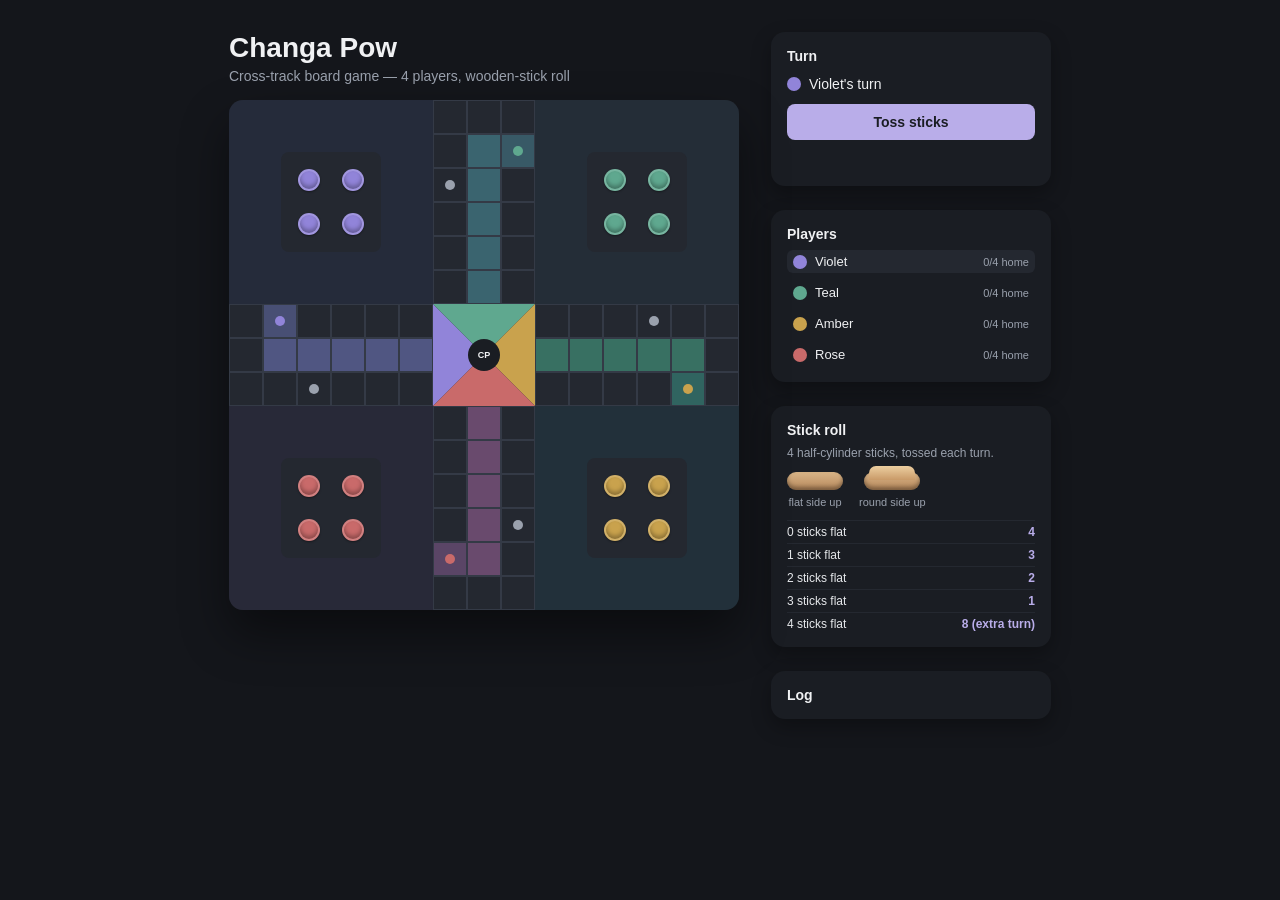
<file: index.html>
<!DOCTYPE html>
<html lang="en">
<head>
<meta charset="utf-8">
<meta name="viewport" content="width=device-width, initial-scale=1">
<title>Changa Pow</title>
<link rel="stylesheet" href="style.css">
</head>
<body>
  <div class="app">
    <div class="board-col">
      <div class="titleblock">
        <div class="title">Changa Pow</div>
        <div class="subtitle">Cross-track board game — 4 players, wooden-stick roll</div>
      </div>
      <div class="board" id="board"></div>
    </div>

    <div class="sidebar">
      <div class="card">
        <div class="card-title">Turn</div>
        <div id="turnIndicator" class="turn-indicator"></div>
        <button id="rollBtn" class="roll-btn">Toss sticks</button>
        <div id="rollResult" class="roll-result"></div>
      </div>

      <div class="card">
        <div class="card-title">Players</div>
        <div id="playersList" class="players-list"></div>
      </div>

      <div class="card">
        <div class="card-title">Stick roll</div>
        <div class="card-sub">4 half-cylinder sticks, tossed each turn.</div>
        <div class="sticks-demo">
          <div class="stick-demo">
            <div class="stick"></div>
            <div class="stick-label">flat side up</div>
          </div>
          <div class="stick-demo">
            <div class="stick stick-round"></div>
            <div class="stick-label">round side up</div>
          </div>
        </div>
        <div class="score-table">
          <div class="score-row"><span>0 sticks flat</span><span class="score">4</span></div>
          <div class="score-row"><span>1 stick flat</span><span class="score">3</span></div>
          <div class="score-row"><span>2 sticks flat</span><span class="score">2</span></div>
          <div class="score-row"><span>3 sticks flat</span><span class="score">1</span></div>
          <div class="score-row"><span>4 sticks flat</span><span class="score">8 (extra turn)</span></div>
        </div>
      </div>

      <div class="card">
        <div class="card-title">Log</div>
        <div id="log" class="log"></div>
      </div>
    </div>
  </div>

  <div id="winOverlay" class="win-overlay hidden">
    <div class="win-card">
      <div id="winText"></div>
      <button id="newGameBtn" class="roll-btn">New game</button>
    </div>
  </div>

  <script src="game.js"></script>
</body>
</html>
</file>
<file: style.css>
:root {
  --color-bg: #14161b;
  --neutral-900: #1a1d23;
  --neutral-800: #242830;
  --neutral-700: #343a46;
  --neutral-300: #9aa1ad;
  --neutral-100: #e6e8eb;
  --color-text: #f0f1f3;
  --radius-md: 14px;
  --radius-sm: 8px;
  --shadow-lg: 0 24px 48px rgba(0,0,0,0.45);
  --space-2: 8px;
  --space-3: 12px;
  --space-4: 16px;
  --space-6: 24px;
  --space-8: 32px;
  --accent-300: #b9ade9;
  --cell: 34px;

  --violet: #9184d9;
  --teal: #5fa88f;
  --amber: #c9a24d;
  --rose: #c96a6a;
}

* { box-sizing: border-box; }

body {
  margin: 0;
  background: var(--color-bg);
  color: var(--color-text);
  font-family: -apple-system, BlinkMacSystemFont, "Segoe UI", Roboto, sans-serif;
}

.app {
  min-height: 100vh;
  padding: var(--space-8);
  display: flex;
  flex-wrap: wrap;
  gap: var(--space-8);
  align-items: flex-start;
  justify-content: center;
}

.board-col {
  display: flex;
  flex-direction: column;
  gap: var(--space-4);
}

.titleblock .title {
  font-weight: 600;
  font-size: 28px;
}

.titleblock .subtitle {
  color: var(--neutral-300);
  font-size: 14px;
  margin-top: 4px;
}

.board {
  position: relative;
  display: grid;
  grid-template-columns: repeat(15, var(--cell));
  grid-template-rows: repeat(15, var(--cell));
  background: var(--neutral-900);
  border-radius: var(--radius-md);
  box-shadow: var(--shadow-lg);
  overflow: hidden;
}

.cell {
  display: flex;
  align-items: center;
  justify-content: center;
  position: relative;
  border: 1px solid var(--neutral-700);
  background: var(--neutral-800);
}

.cell.safe::after {
  content: "";
  width: 10px;
  height: 10px;
  border-radius: 50%;
  background: var(--neutral-300);
}

.cell.start-marker::after {
  content: "";
  width: 10px;
  height: 10px;
  border-radius: 50%;
  background: var(--marker-color, var(--neutral-300));
}

.yard {
  display: flex;
  align-items: center;
  justify-content: center;
}

.yard-panel {
  width: 100px;
  height: 100px;
  background: var(--neutral-800);
  border-radius: var(--radius-sm);
  display: grid;
  grid-template-columns: 1fr 1fr;
  grid-template-rows: 1fr 1fr;
  gap: 8px;
  padding: 10px;
}

.center-hub {
  grid-column: 7 / 10;
  grid-row: 7 / 10;
  position: relative;
  background: var(--neutral-800);
}

.center-hub .tri {
  position: absolute;
  inset: 0;
}

.center-badge {
  position: absolute;
  left: 50%;
  top: 50%;
  width: 32px;
  height: 32px;
  transform: translate(-50%, -50%);
  border-radius: 50%;
  background: var(--neutral-900);
  display: flex;
  align-items: center;
  justify-content: center;
  font-size: 9px;
  font-weight: 600;
  z-index: 2;
}

.token {
  width: 20px;
  height: 20px;
  border-radius: 50%;
  box-shadow: inset 0 -3px 4px rgba(0,0,0,0.3), 0 1px 2px rgba(0,0,0,0.4);
  cursor: pointer;
  border: 2px solid rgba(255,255,255,0.15);
  transition: transform 0.15s ease;
}

.token:hover {
  transform: scale(1.12);
}

.token.movable {
  box-shadow: 0 0 0 3px rgba(255,255,255,0.55), inset 0 -3px 4px rgba(0,0,0,0.3);
}

.yard-panel .token {
  width: 22px;
  height: 22px;
  justify-self: center;
  align-self: center;
}

.cell-tokens {
  display: flex;
  flex-wrap: wrap;
  align-items: center;
  justify-content: center;
  gap: 1px;
}

.cell-tokens .token {
  width: 16px;
  height: 16px;
}

/* Sidebar */
.sidebar {
  width: 280px;
  display: flex;
  flex-direction: column;
  gap: var(--space-6);
}

.card {
  background: var(--neutral-900);
  border-radius: var(--radius-md);
  box-shadow: 0 8px 20px rgba(0,0,0,0.3);
  padding: var(--space-4);
}

.card-title {
  font-weight: 600;
  font-size: 14px;
}

.card-sub {
  color: var(--neutral-300);
  font-size: 12px;
  margin: var(--space-2) 0 var(--space-3);
}

.turn-indicator {
  display: flex;
  align-items: center;
  gap: var(--space-2);
  margin: var(--space-3) 0;
  font-size: 14px;
}

.turn-dot {
  width: 14px;
  height: 14px;
  border-radius: 50%;
}

.roll-btn {
  width: 100%;
  padding: 10px;
  border-radius: var(--radius-sm);
  border: none;
  background: var(--accent-300);
  color: #1a1d23;
  font-weight: 600;
  font-size: 14px;
  cursor: pointer;
}

.roll-btn:disabled {
  opacity: 0.5;
  cursor: not-allowed;
}

.roll-result {
  margin-top: var(--space-3);
  font-size: 13px;
  color: var(--neutral-100);
  min-height: 18px;
}

.players-list {
  display: flex;
  flex-direction: column;
  gap: var(--space-2);
  margin-top: var(--space-2);
}

.player-row {
  display: flex;
  align-items: center;
  gap: var(--space-2);
  font-size: 13px;
  padding: 4px 6px;
  border-radius: 6px;
}

.player-row.active {
  background: var(--neutral-800);
}

.player-dot {
  width: 14px;
  height: 14px;
  border-radius: 50%;
  flex: none;
}

.player-name {
  flex: 1;
}

.player-progress {
  color: var(--neutral-300);
  font-size: 11px;
}

.sticks-demo {
  display: flex;
  gap: var(--space-4);
  margin-bottom: var(--space-3);
}

.stick-demo {
  display: flex;
  flex-direction: column;
  align-items: center;
  gap: 6px;
}

.stick {
  width: 56px;
  height: 18px;
  border-radius: 9px;
  background: linear-gradient(180deg, #d8b487, #b8895c);
  box-shadow: inset 0 -3px 4px rgba(0,0,0,0.35);
  position: relative;
}

.stick-round::before {
  content: "";
  position: absolute;
  left: 5px;
  right: 5px;
  top: -6px;
  height: 14px;
  border-radius: 7px 7px 0 0;
  background: linear-gradient(180deg, #ecceA0, #c99a68);
}

.stick-label {
  font-size: 11px;
  color: var(--neutral-300);
}

.score-table {
  display: flex;
  flex-direction: column;
  gap: 4px;
}

.score-row {
  display: flex;
  justify-content: space-between;
  font-size: 12px;
  color: var(--neutral-100);
  border-top: 1px solid var(--neutral-800);
  padding-top: 4px;
}

.score-row .score {
  color: var(--accent-300);
  font-weight: 600;
}

.log {
  display: flex;
  flex-direction: column-reverse;
  gap: 4px;
  max-height: 180px;
  overflow-y: auto;
  font-size: 12px;
  color: var(--neutral-300);
}

.win-overlay {
  position: fixed;
  inset: 0;
  background: rgba(0,0,0,0.6);
  display: flex;
  align-items: center;
  justify-content: center;
  z-index: 10;
}

.win-overlay.hidden {
  display: none;
}

.win-card {
  background: var(--neutral-900);
  padding: var(--space-8);
  border-radius: var(--radius-md);
  text-align: center;
  box-shadow: var(--shadow-lg);
}

#winText {
  font-size: 20px;
  font-weight: 600;
  margin-bottom: var(--space-4);
}

@media (max-width: 700px) {
  :root { --cell: 22px; }
  .sidebar { width: 100%; max-width: 460px; }
  .yard-panel { width: 60px; height: 60px; gap: 4px; padding: 6px; }
  .yard-panel .token { width: 14px; height: 14px; }
}
</file>
